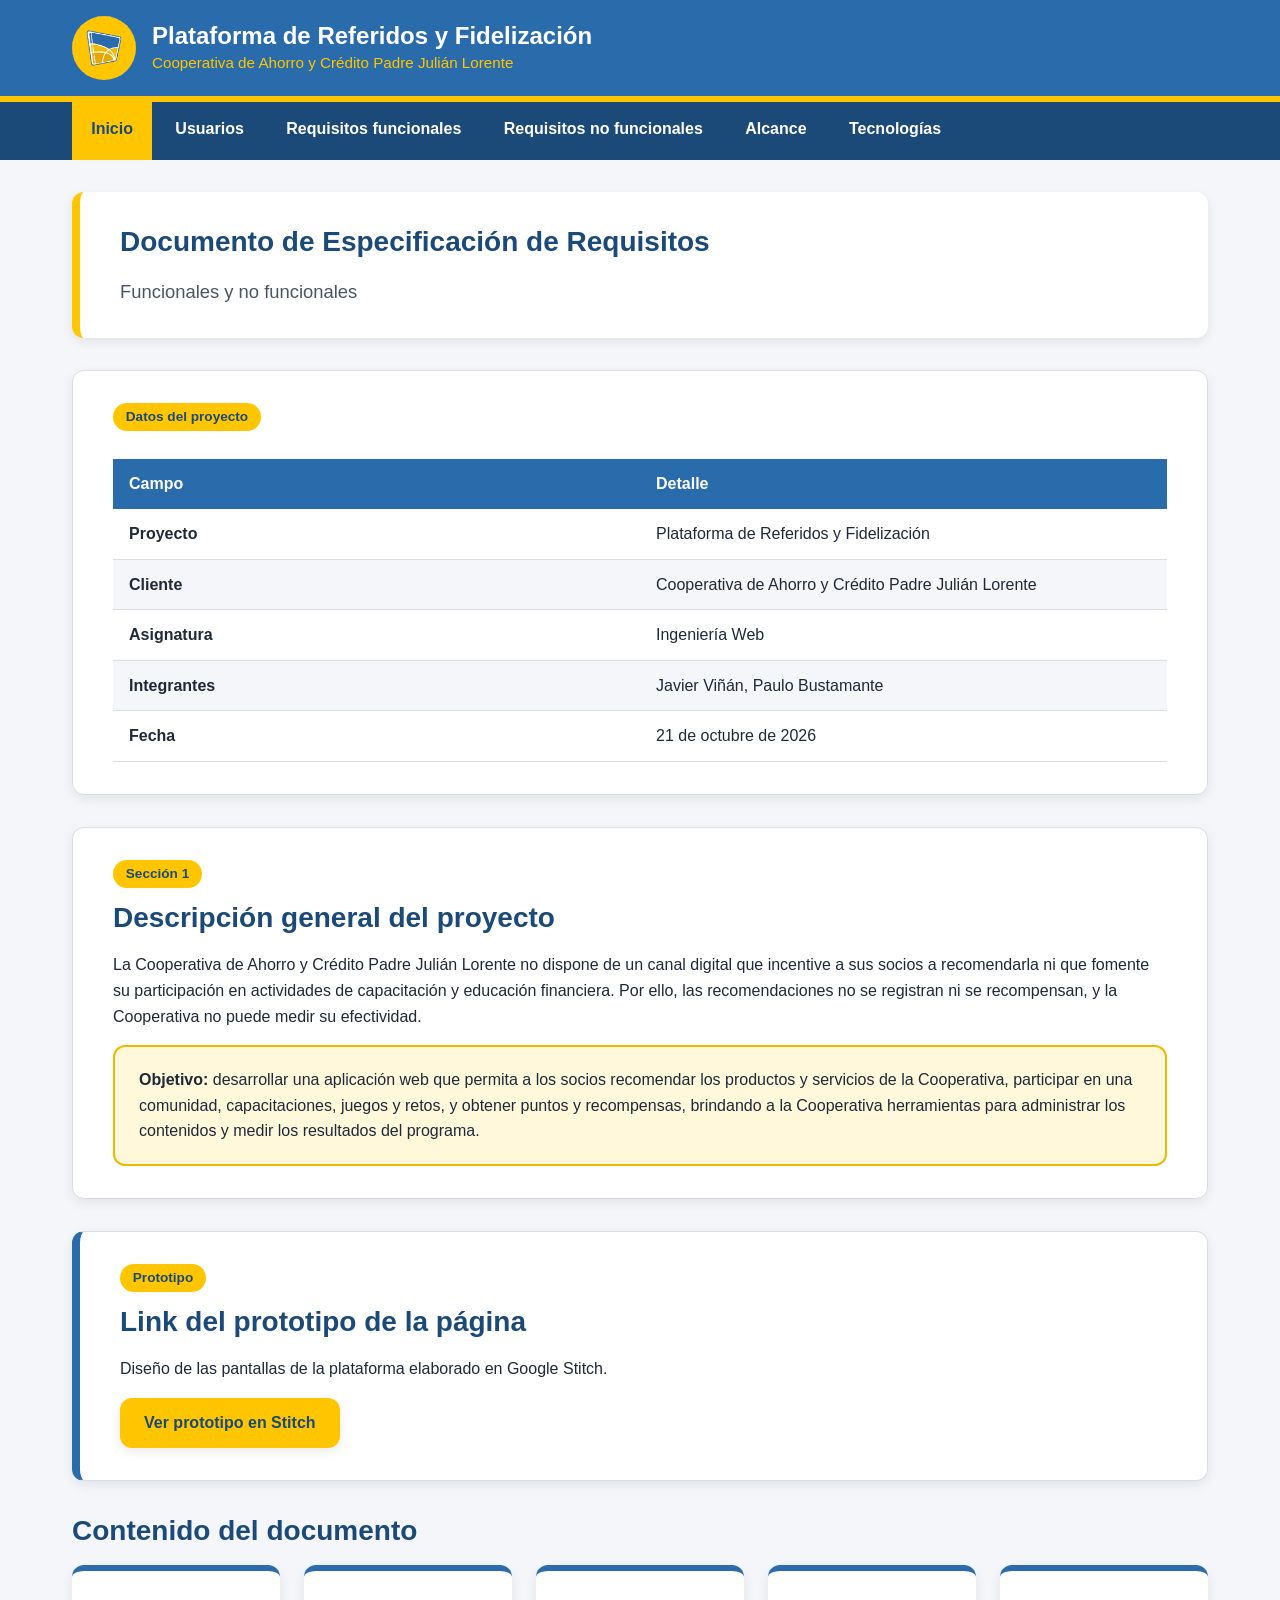
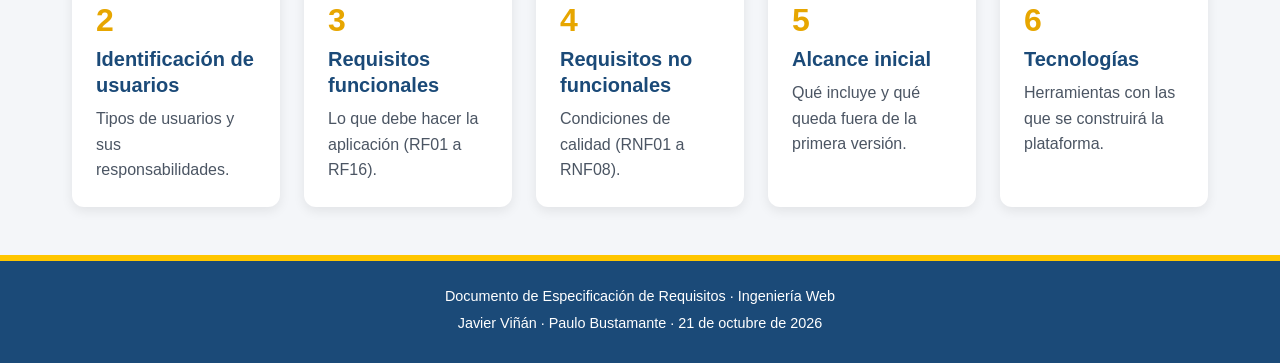
<file: index.html>
<!DOCTYPE html>
<html lang="es">
<head>
    <meta charset="UTF-8">
    <meta name="viewport" content="width=device-width, initial-scale=1.0">
    <title>Inicio | Plataforma de Referidos y Fidelización</title>
    <link rel="stylesheet" href="css/estilos.css">
</head>
<body>
    <header id="encabezado">
        <div class="encabezado-contenido">
            <img class="logo" src="img/logo.png" alt="Logo de la Cooperativa de Ahorro y Crédito Padre Julián Lorente">
            <div class="marca">
                <h1>Plataforma de Referidos y Fidelización</h1>
                <p>Cooperativa de Ahorro y Crédito Padre Julián Lorente</p>
            </div>
        </div>
    </header>

    <nav id="menu" aria-label="Menú principal">
        <ul>
            <li><a href="index.html" class="activo" aria-current="page">Inicio</a></li>
            <li><a href="secundarias/usuarios.html">Usuarios</a></li>
            <li><a href="secundarias/requisitos-funcionales.html">Requisitos funcionales</a></li>
            <li><a href="secundarias/requisitos-no-funcionales.html">Requisitos no funcionales</a></li>
            <li><a href="secundarias/alcance.html">Alcance</a></li>
            <li><a href="secundarias/tecnologias.html">Tecnologías</a></li>
        </ul>
    </nav>

    <main>
        <section class="banner">
            <h2>Documento de Especificación de Requisitos</h2>
            <p class="subtitulo">Funcionales y no funcionales</p>
        </section>

        <section class="tarjeta">
            <span class="etiqueta-seccion">Datos del proyecto</span>
            <table class="tabla-datos">
                <thead>
                    <tr>
                        <th>Campo</th>
                        <th>Detalle</th>
                    </tr>
                </thead>
                <tbody>
                    <tr><td><strong>Proyecto</strong></td><td>Plataforma de Referidos y Fidelización</td></tr>
                    <tr><td><strong>Cliente</strong></td><td>Cooperativa de Ahorro y Crédito Padre Julián Lorente</td></tr>
                    <tr><td><strong>Asignatura</strong></td><td>Ingeniería Web</td></tr>
                    <tr><td><strong>Integrantes</strong></td><td>Javier Viñán, Paulo Bustamante</td></tr>
                    <tr><td><strong>Fecha</strong></td><td>21 de octubre de 2026</td></tr>
                </tbody>
            </table>
        </section>

        <section class="tarjeta" id="descripcion">
            <span class="etiqueta-seccion">Sección 1</span>
            <h2>Descripción general del proyecto</h2>
            <p>La Cooperativa de Ahorro y Crédito Padre Julián Lorente no dispone de un canal digital que incentive a sus socios a recomendarla ni que fomente su participación en actividades de capacitación y educación financiera. Por ello, las recomendaciones no se registran ni se recompensan, y la Cooperativa no puede medir su efectividad.</p>
            <div class="destacado">
                <p><strong>Objetivo:</strong> desarrollar una aplicación web que permita a los socios recomendar los productos y servicios de la Cooperativa, participar en una comunidad, capacitaciones, juegos y retos, y obtener puntos y recompensas, brindando a la Cooperativa herramientas para administrar los contenidos y medir los resultados del programa.</p>
            </div>
        </section>

        <section class="tarjeta prototipo">
            <span class="etiqueta-seccion">Prototipo</span>
            <h2>Link del prototipo de la página</h2>
            <p>Diseño de las pantallas de la plataforma elaborado en Google Stitch.</p>
            <a class="boton" href="https://stitch.withgoogle.com/projects/10870397376221548602" target="_blank" rel="noopener noreferrer">Ver prototipo en Stitch</a>
        </section>

        <section>
            <h2>Contenido del documento</h2>
            <div class="accesos">
                <a class="acceso" href="secundarias/usuarios.html">
                    <span class="numero">2</span>
                    <h3>Identificación de usuarios</h3>
                    <p>Tipos de usuarios y sus responsabilidades.</p>
                </a>
                <a class="acceso" href="secundarias/requisitos-funcionales.html">
                    <span class="numero">3</span>
                    <h3>Requisitos funcionales</h3>
                    <p>Lo que debe hacer la aplicación (RF01 a RF16).</p>
                </a>
                <a class="acceso" href="secundarias/requisitos-no-funcionales.html">
                    <span class="numero">4</span>
                    <h3>Requisitos no funcionales</h3>
                    <p>Condiciones de calidad (RNF01 a RNF08).</p>
                </a>
                <a class="acceso" href="secundarias/alcance.html">
                    <span class="numero">5</span>
                    <h3>Alcance inicial</h3>
                    <p>Qué incluye y qué queda fuera de la primera versión.</p>
                </a>
                <a class="acceso" href="secundarias/tecnologias.html">
                    <span class="numero">6</span>
                    <h3>Tecnologías</h3>
                    <p>Herramientas con las que se construirá la plataforma.</p>
                </a>
            </div>
        </section>
    </main>

    <footer>
        <p>Documento de Especificación de Requisitos · Ingeniería Web</p>
        <p>Javier Viñán · Paulo Bustamante · 21 de octubre de 2026</p>
    </footer>
</body>
</html>
</file>
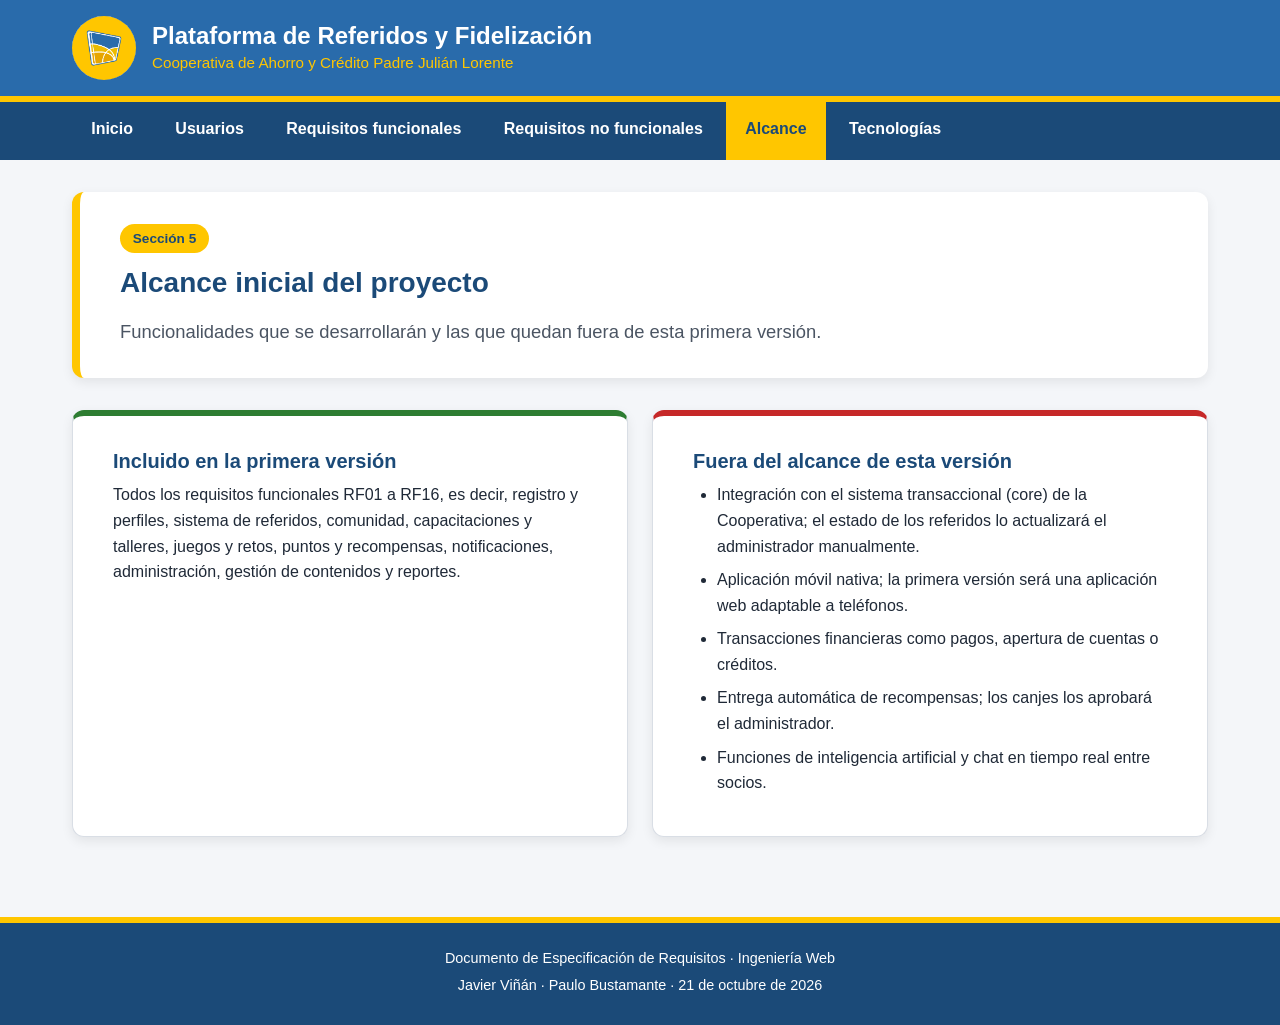
<file: secundarias/alcance.html>
<!DOCTYPE html>
<html lang="es">
<head>
    <meta charset="UTF-8">
    <meta name="viewport" content="width=device-width, initial-scale=1.0">
    <title>Alcance inicial | Plataforma de Referidos y Fidelización</title>
    <link rel="stylesheet" href="../css/estilos.css">
</head>
<body>
    <header id="encabezado">
        <div class="encabezado-contenido">
            <img class="logo" src="../img/logo.png" alt="Logo de la Cooperativa de Ahorro y Crédito Padre Julián Lorente">
            <div class="marca">
                <h1>Plataforma de Referidos y Fidelización</h1>
                <p>Cooperativa de Ahorro y Crédito Padre Julián Lorente</p>
            </div>
        </div>
    </header>

    <nav id="menu" aria-label="Menú principal">
        <ul>
            <li><a href="../index.html">Inicio</a></li>
            <li><a href="usuarios.html">Usuarios</a></li>
            <li><a href="requisitos-funcionales.html">Requisitos funcionales</a></li>
            <li><a href="requisitos-no-funcionales.html">Requisitos no funcionales</a></li>
            <li><a href="alcance.html" class="activo" aria-current="page">Alcance</a></li>
            <li><a href="tecnologias.html">Tecnologías</a></li>
        </ul>
    </nav>

    <main>
        <section class="banner">
            <span class="etiqueta-seccion">Sección 5</span>
            <h2>Alcance inicial del proyecto</h2>
            <p class="subtitulo">Funcionalidades que se desarrollarán y las que quedan fuera de esta primera versión.</p>
        </section>

        <section class="columnas">
            <article class="tarjeta columna incluido">
                <h3>Incluido en la primera versión</h3>
                <p>Todos los requisitos funcionales RF01 a RF16, es decir, registro y perfiles, sistema de referidos, comunidad, capacitaciones y talleres, juegos y retos, puntos y recompensas, notificaciones, administración, gestión de contenidos y reportes.</p>
            </article>

            <article class="tarjeta columna excluido">
                <h3>Fuera del alcance de esta versión</h3>
                <ul>
                    <li>Integración con el sistema transaccional (core) de la Cooperativa; el estado de los referidos lo actualizará el administrador manualmente.</li>
                    <li>Aplicación móvil nativa; la primera versión será una aplicación web adaptable a teléfonos.</li>
                    <li>Transacciones financieras como pagos, apertura de cuentas o créditos.</li>
                    <li>Entrega automática de recompensas; los canjes los aprobará el administrador.</li>
                    <li>Funciones de inteligencia artificial y chat en tiempo real entre socios.</li>
                </ul>
            </article>
        </section>
    </main>

    <footer>
        <p>Documento de Especificación de Requisitos · Ingeniería Web</p>
        <p>Javier Viñán · Paulo Bustamante · 21 de octubre de 2026</p>
    </footer>
</body>
</html>
</file>
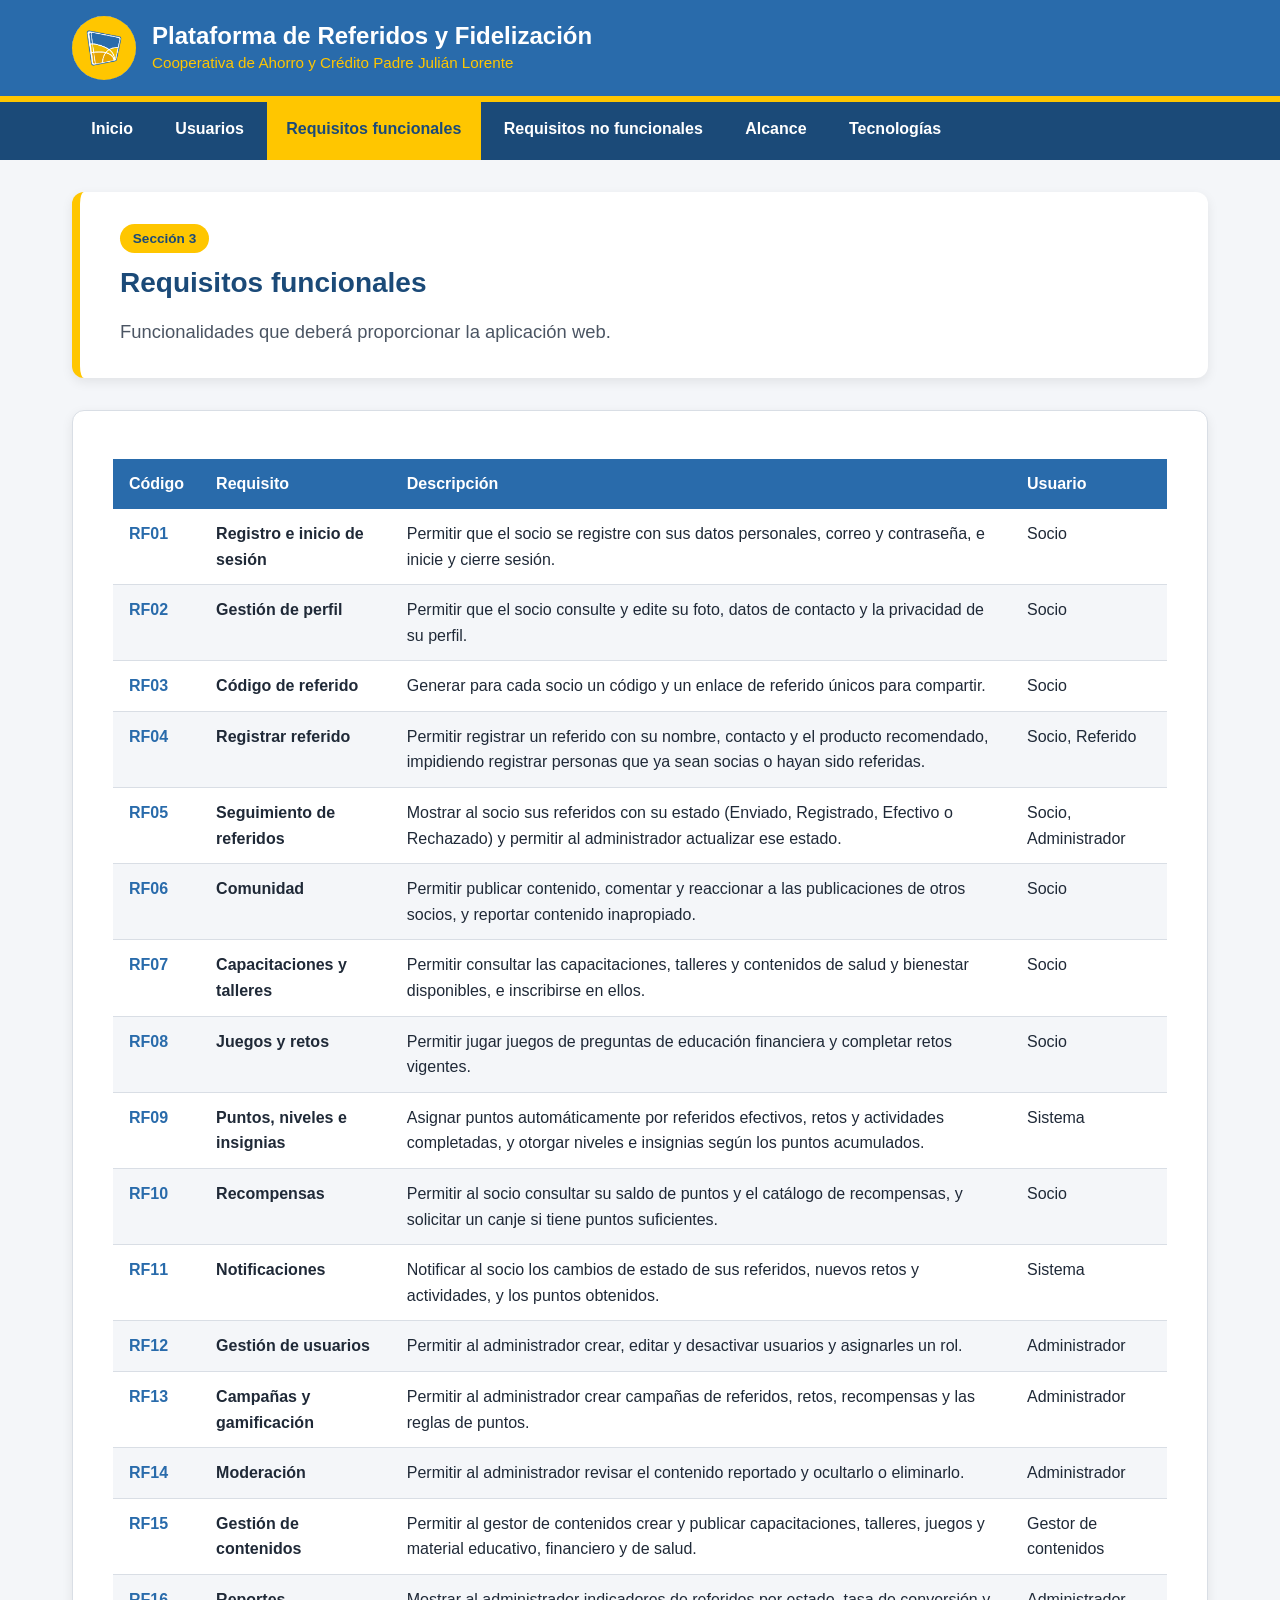
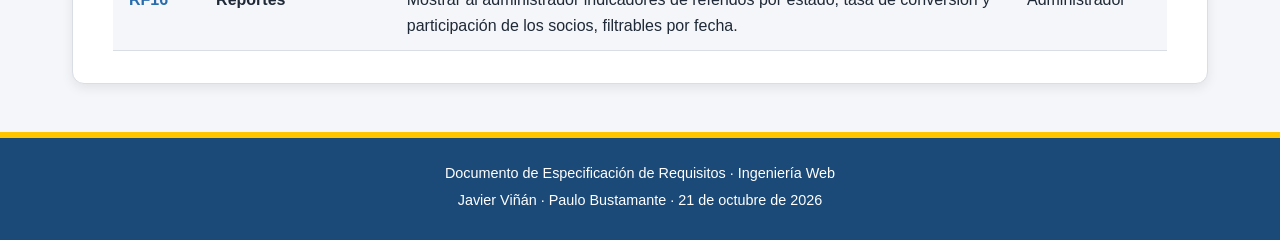
<file: secundarias/requisitos-funcionales.html>
<!DOCTYPE html>
<html lang="es">
<head>
    <meta charset="UTF-8">
    <meta name="viewport" content="width=device-width, initial-scale=1.0">
    <title>Requisitos funcionales | Plataforma de Referidos y Fidelización</title>
    <link rel="stylesheet" href="../css/estilos.css">
</head>
<body>
    <header id="encabezado">
        <div class="encabezado-contenido">
            <img class="logo" src="../img/logo.png" alt="Logo de la Cooperativa de Ahorro y Crédito Padre Julián Lorente">
            <div class="marca">
                <h1>Plataforma de Referidos y Fidelización</h1>
                <p>Cooperativa de Ahorro y Crédito Padre Julián Lorente</p>
            </div>
        </div>
    </header>

    <nav id="menu" aria-label="Menú principal">
        <ul>
            <li><a href="../index.html">Inicio</a></li>
            <li><a href="usuarios.html">Usuarios</a></li>
            <li><a href="requisitos-funcionales.html" class="activo" aria-current="page">Requisitos funcionales</a></li>
            <li><a href="requisitos-no-funcionales.html">Requisitos no funcionales</a></li>
            <li><a href="alcance.html">Alcance</a></li>
            <li><a href="tecnologias.html">Tecnologías</a></li>
        </ul>
    </nav>

    <main>
        <section class="banner">
            <span class="etiqueta-seccion">Sección 3</span>
            <h2>Requisitos funcionales</h2>
            <p class="subtitulo">Funcionalidades que deberá proporcionar la aplicación web.</p>
        </section>

        <section class="tarjeta">
            <table>
                <thead>
                    <tr>
                        <th>Código</th>
                        <th>Requisito</th>
                        <th>Descripción</th>
                        <th>Usuario</th>
                    </tr>
                </thead>
                <tbody>
                    <tr><td class="codigo">RF01</td><td><strong>Registro e inicio de sesión</strong></td><td>Permitir que el socio se registre con sus datos personales, correo y contraseña, e inicie y cierre sesión.</td><td>Socio</td></tr>
                    <tr><td class="codigo">RF02</td><td><strong>Gestión de perfil</strong></td><td>Permitir que el socio consulte y edite su foto, datos de contacto y la privacidad de su perfil.</td><td>Socio</td></tr>
                    <tr><td class="codigo">RF03</td><td><strong>Código de referido</strong></td><td>Generar para cada socio un código y un enlace de referido únicos para compartir.</td><td>Socio</td></tr>
                    <tr><td class="codigo">RF04</td><td><strong>Registrar referido</strong></td><td>Permitir registrar un referido con su nombre, contacto y el producto recomendado, impidiendo registrar personas que ya sean socias o hayan sido referidas.</td><td>Socio, Referido</td></tr>
                    <tr><td class="codigo">RF05</td><td><strong>Seguimiento de referidos</strong></td><td>Mostrar al socio sus referidos con su estado (Enviado, Registrado, Efectivo o Rechazado) y permitir al administrador actualizar ese estado.</td><td>Socio, Administrador</td></tr>
                    <tr><td class="codigo">RF06</td><td><strong>Comunidad</strong></td><td>Permitir publicar contenido, comentar y reaccionar a las publicaciones de otros socios, y reportar contenido inapropiado.</td><td>Socio</td></tr>
                    <tr><td class="codigo">RF07</td><td><strong>Capacitaciones y talleres</strong></td><td>Permitir consultar las capacitaciones, talleres y contenidos de salud y bienestar disponibles, e inscribirse en ellos.</td><td>Socio</td></tr>
                    <tr><td class="codigo">RF08</td><td><strong>Juegos y retos</strong></td><td>Permitir jugar juegos de preguntas de educación financiera y completar retos vigentes.</td><td>Socio</td></tr>
                    <tr><td class="codigo">RF09</td><td><strong>Puntos, niveles e insignias</strong></td><td>Asignar puntos automáticamente por referidos efectivos, retos y actividades completadas, y otorgar niveles e insignias según los puntos acumulados.</td><td>Sistema</td></tr>
                    <tr><td class="codigo">RF10</td><td><strong>Recompensas</strong></td><td>Permitir al socio consultar su saldo de puntos y el catálogo de recompensas, y solicitar un canje si tiene puntos suficientes.</td><td>Socio</td></tr>
                    <tr><td class="codigo">RF11</td><td><strong>Notificaciones</strong></td><td>Notificar al socio los cambios de estado de sus referidos, nuevos retos y actividades, y los puntos obtenidos.</td><td>Sistema</td></tr>
                    <tr><td class="codigo">RF12</td><td><strong>Gestión de usuarios</strong></td><td>Permitir al administrador crear, editar y desactivar usuarios y asignarles un rol.</td><td>Administrador</td></tr>
                    <tr><td class="codigo">RF13</td><td><strong>Campañas y gamificación</strong></td><td>Permitir al administrador crear campañas de referidos, retos, recompensas y las reglas de puntos.</td><td>Administrador</td></tr>
                    <tr><td class="codigo">RF14</td><td><strong>Moderación</strong></td><td>Permitir al administrador revisar el contenido reportado y ocultarlo o eliminarlo.</td><td>Administrador</td></tr>
                    <tr><td class="codigo">RF15</td><td><strong>Gestión de contenidos</strong></td><td>Permitir al gestor de contenidos crear y publicar capacitaciones, talleres, juegos y material educativo, financiero y de salud.</td><td>Gestor de contenidos</td></tr>
                    <tr><td class="codigo">RF16</td><td><strong>Reportes</strong></td><td>Mostrar al administrador indicadores de referidos por estado, tasa de conversión y participación de los socios, filtrables por fecha.</td><td>Administrador</td></tr>
                </tbody>
            </table>
        </section>
    </main>

    <footer>
        <p>Documento de Especificación de Requisitos · Ingeniería Web</p>
        <p>Javier Viñán · Paulo Bustamante · 21 de octubre de 2026</p>
    </footer>
</body>
</html>
</file>
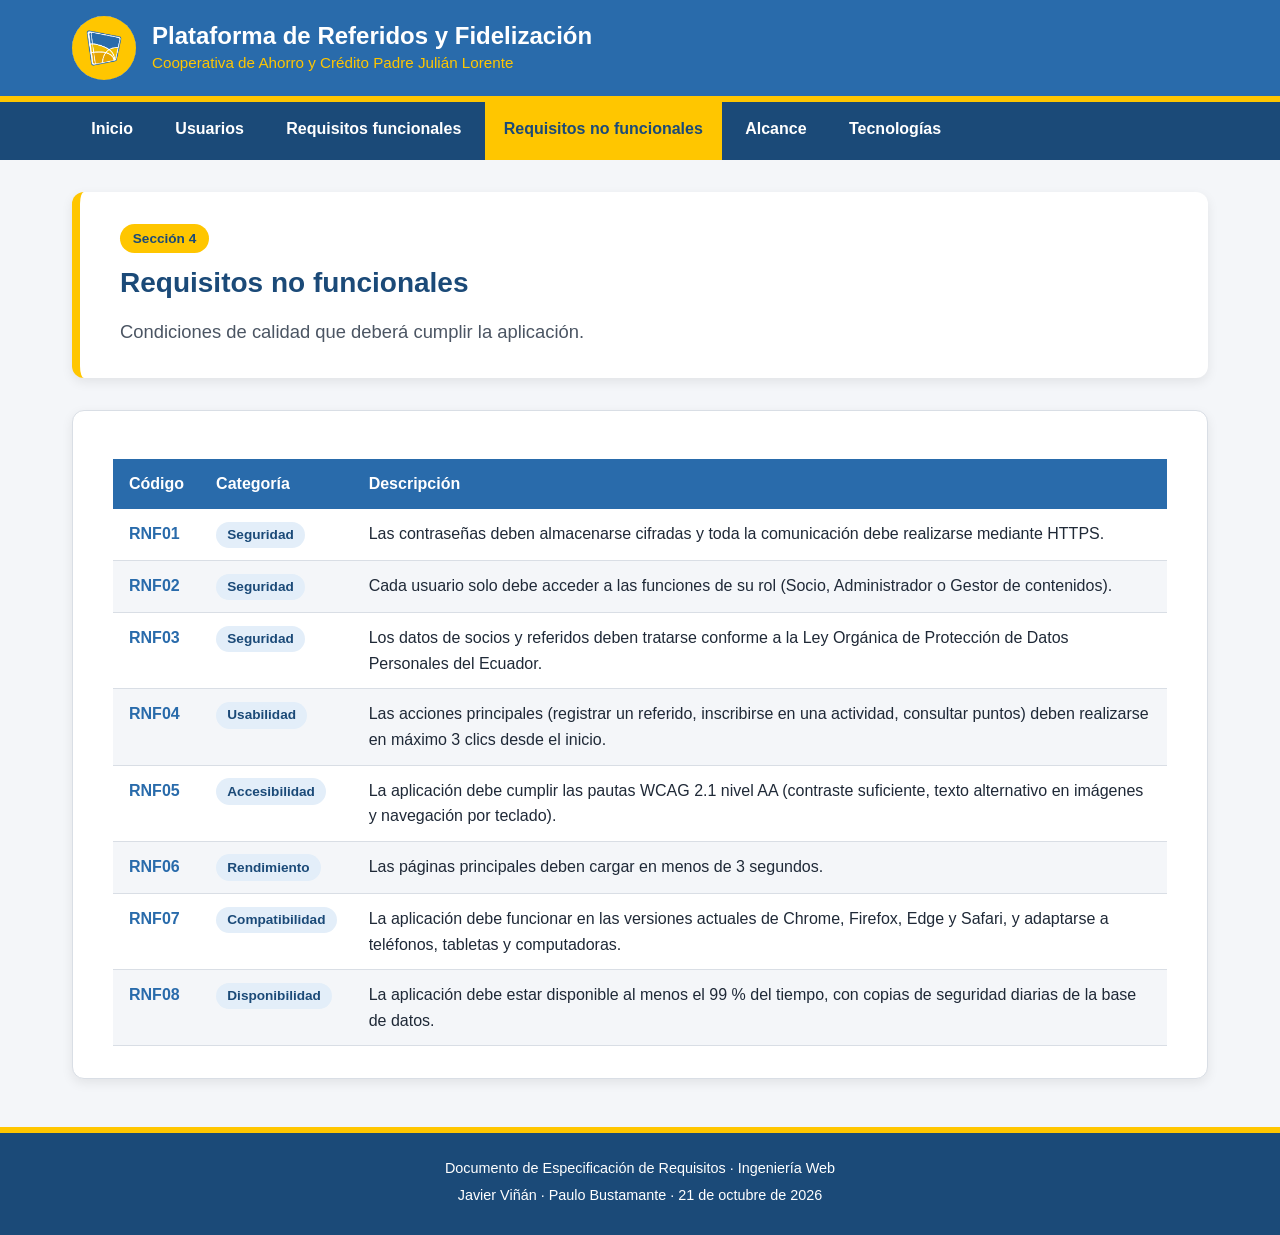
<file: secundarias/requisitos-no-funcionales.html>
<!DOCTYPE html>
<html lang="es">
<head>
    <meta charset="UTF-8">
    <meta name="viewport" content="width=device-width, initial-scale=1.0">
    <title>Requisitos no funcionales | Plataforma de Referidos y Fidelización</title>
    <link rel="stylesheet" href="../css/estilos.css">
</head>
<body>
    <header id="encabezado">
        <div class="encabezado-contenido">
            <img class="logo" src="../img/logo.png" alt="Logo de la Cooperativa de Ahorro y Crédito Padre Julián Lorente">
            <div class="marca">
                <h1>Plataforma de Referidos y Fidelización</h1>
                <p>Cooperativa de Ahorro y Crédito Padre Julián Lorente</p>
            </div>
        </div>
    </header>

    <nav id="menu" aria-label="Menú principal">
        <ul>
            <li><a href="../index.html">Inicio</a></li>
            <li><a href="usuarios.html">Usuarios</a></li>
            <li><a href="requisitos-funcionales.html">Requisitos funcionales</a></li>
            <li><a href="requisitos-no-funcionales.html" class="activo" aria-current="page">Requisitos no funcionales</a></li>
            <li><a href="alcance.html">Alcance</a></li>
            <li><a href="tecnologias.html">Tecnologías</a></li>
        </ul>
    </nav>

    <main>
        <section class="banner">
            <span class="etiqueta-seccion">Sección 4</span>
            <h2>Requisitos no funcionales</h2>
            <p class="subtitulo">Condiciones de calidad que deberá cumplir la aplicación.</p>
        </section>

        <section class="tarjeta">
            <table>
                <thead>
                    <tr>
                        <th>Código</th>
                        <th>Categoría</th>
                        <th>Descripción</th>
                    </tr>
                </thead>
                <tbody>
                    <tr><td class="codigo">RNF01</td><td><span class="categoria">Seguridad</span></td><td>Las contraseñas deben almacenarse cifradas y toda la comunicación debe realizarse mediante HTTPS.</td></tr>
                    <tr><td class="codigo">RNF02</td><td><span class="categoria">Seguridad</span></td><td>Cada usuario solo debe acceder a las funciones de su rol (Socio, Administrador o Gestor de contenidos).</td></tr>
                    <tr><td class="codigo">RNF03</td><td><span class="categoria">Seguridad</span></td><td>Los datos de socios y referidos deben tratarse conforme a la Ley Orgánica de Protección de Datos Personales del Ecuador.</td></tr>
                    <tr><td class="codigo">RNF04</td><td><span class="categoria">Usabilidad</span></td><td>Las acciones principales (registrar un referido, inscribirse en una actividad, consultar puntos) deben realizarse en máximo 3 clics desde el inicio.</td></tr>
                    <tr><td class="codigo">RNF05</td><td><span class="categoria">Accesibilidad</span></td><td>La aplicación debe cumplir las pautas WCAG 2.1 nivel AA (contraste suficiente, texto alternativo en imágenes y navegación por teclado).</td></tr>
                    <tr><td class="codigo">RNF06</td><td><span class="categoria">Rendimiento</span></td><td>Las páginas principales deben cargar en menos de 3 segundos.</td></tr>
                    <tr><td class="codigo">RNF07</td><td><span class="categoria">Compatibilidad</span></td><td>La aplicación debe funcionar en las versiones actuales de Chrome, Firefox, Edge y Safari, y adaptarse a teléfonos, tabletas y computadoras.</td></tr>
                    <tr><td class="codigo">RNF08</td><td><span class="categoria">Disponibilidad</span></td><td>La aplicación debe estar disponible al menos el 99 % del tiempo, con copias de seguridad diarias de la base de datos.</td></tr>
                </tbody>
            </table>
        </section>
    </main>

    <footer>
        <p>Documento de Especificación de Requisitos · Ingeniería Web</p>
        <p>Javier Viñán · Paulo Bustamante · 21 de octubre de 2026</p>
    </footer>
</body>
</html>
</file>
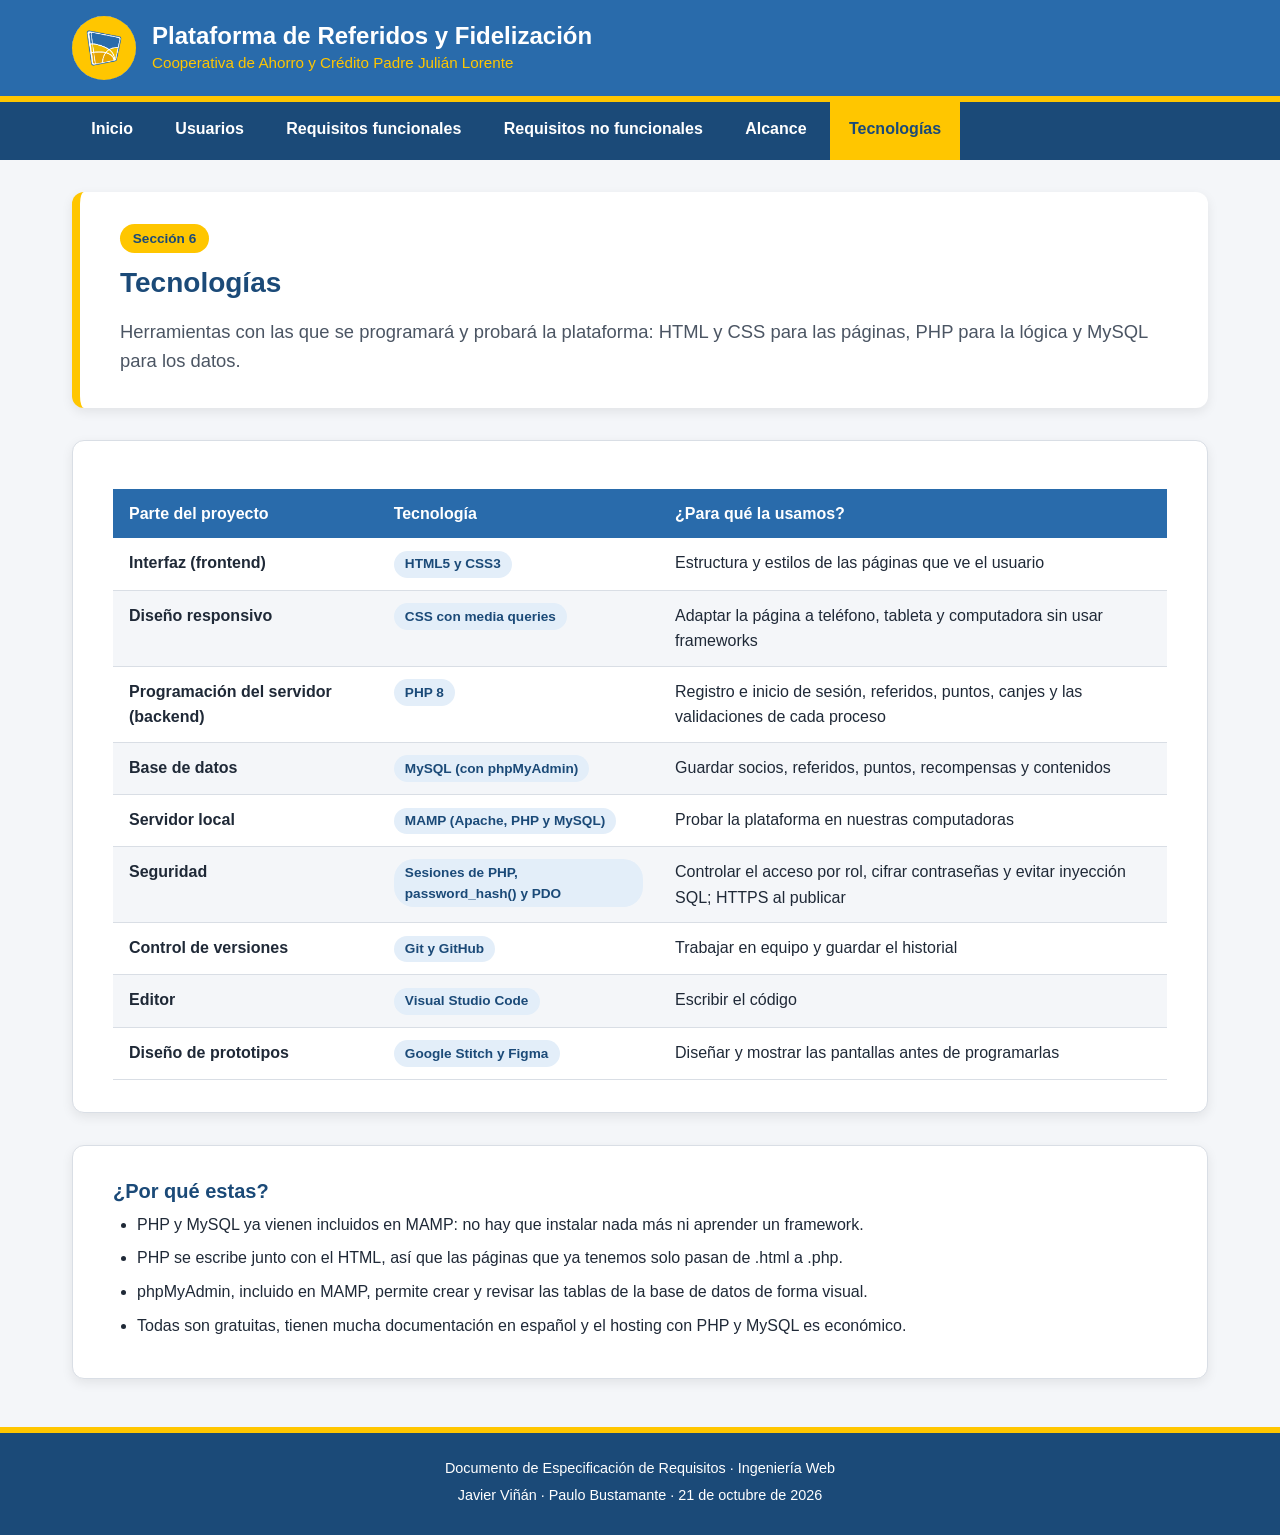
<file: secundarias/tecnologias.html>
<!DOCTYPE html>
<html lang="es">
<head>
    <meta charset="UTF-8">
    <meta name="viewport" content="width=device-width, initial-scale=1.0">
    <title>Tecnologías | Plataforma de Referidos y Fidelización</title>
    <link rel="stylesheet" href="../css/estilos.css">
</head>
<body>
    <header id="encabezado">
        <div class="encabezado-contenido">
            <img class="logo" src="../img/logo.png" alt="Logo de la Cooperativa de Ahorro y Crédito Padre Julián Lorente">
            <div class="marca">
                <h1>Plataforma de Referidos y Fidelización</h1>
                <p>Cooperativa de Ahorro y Crédito Padre Julián Lorente</p>
            </div>
        </div>
    </header>

    <nav id="menu" aria-label="Menú principal">
        <ul>
            <li><a href="../index.html">Inicio</a></li>
            <li><a href="usuarios.html">Usuarios</a></li>
            <li><a href="requisitos-funcionales.html">Requisitos funcionales</a></li>
            <li><a href="requisitos-no-funcionales.html">Requisitos no funcionales</a></li>
            <li><a href="alcance.html">Alcance</a></li>
            <li><a href="tecnologias.html" class="activo" aria-current="page">Tecnologías</a></li>
        </ul>
    </nav>

    <main>
        <section class="banner">
            <span class="etiqueta-seccion">Sección 6</span>
            <h2>Tecnologías</h2>
            <p class="subtitulo">Herramientas con las que se programará y probará la plataforma: HTML y CSS para las páginas, PHP para la lógica y MySQL para los datos.</p>
        </section>

        <section class="tarjeta">
            <table>
                <thead>
                    <tr>
                        <th>Parte del proyecto</th>
                        <th>Tecnología</th>
                        <th>¿Para qué la usamos?</th>
                    </tr>
                </thead>
                <tbody>
                    <tr><td><strong>Interfaz (frontend)</strong></td><td><span class="categoria">HTML5 y CSS3</span></td><td>Estructura y estilos de las páginas que ve el usuario</td></tr>
                    <tr><td><strong>Diseño responsivo</strong></td><td><span class="categoria">CSS con media queries</span></td><td>Adaptar la página a teléfono, tableta y computadora sin usar frameworks</td></tr>
                    <tr><td><strong>Programación del servidor (backend)</strong></td><td><span class="categoria">PHP 8</span></td><td>Registro e inicio de sesión, referidos, puntos, canjes y las validaciones de cada proceso</td></tr>
                    <tr><td><strong>Base de datos</strong></td><td><span class="categoria">MySQL (con phpMyAdmin)</span></td><td>Guardar socios, referidos, puntos, recompensas y contenidos</td></tr>
                    <tr><td><strong>Servidor local</strong></td><td><span class="categoria">MAMP (Apache, PHP y MySQL)</span></td><td>Probar la plataforma en nuestras computadoras</td></tr>
                    <tr><td><strong>Seguridad</strong></td><td><span class="categoria">Sesiones de PHP, password_hash() y PDO</span></td><td>Controlar el acceso por rol, cifrar contraseñas y evitar inyección SQL; HTTPS al publicar</td></tr>
                    <tr><td><strong>Control de versiones</strong></td><td><span class="categoria">Git y GitHub</span></td><td>Trabajar en equipo y guardar el historial</td></tr>
                    <tr><td><strong>Editor</strong></td><td><span class="categoria">Visual Studio Code</span></td><td>Escribir el código</td></tr>
                    <tr><td><strong>Diseño de prototipos</strong></td><td><span class="categoria">Google Stitch y Figma</span></td><td>Diseñar y mostrar las pantallas antes de programarlas</td></tr>
                </tbody>
            </table>
        </section>

        <section class="tarjeta">
            <h3>¿Por qué estas?</h3>
            <ul>
                <li>PHP y MySQL ya vienen incluidos en MAMP: no hay que instalar nada más ni aprender un framework.</li>
                <li>PHP se escribe junto con el HTML, así que las páginas que ya tenemos solo pasan de .html a .php.</li>
                <li>phpMyAdmin, incluido en MAMP, permite crear y revisar las tablas de la base de datos de forma visual.</li>
                <li>Todas son gratuitas, tienen mucha documentación en español y el hosting con PHP y MySQL es económico.</li>
            </ul>
        </section>
    </main>

    <footer>
        <p>Documento de Especificación de Requisitos · Ingeniería Web</p>
        <p>Javier Viñán · Paulo Bustamante · 21 de octubre de 2026</p>
    </footer>
</body>
</html>
</file>
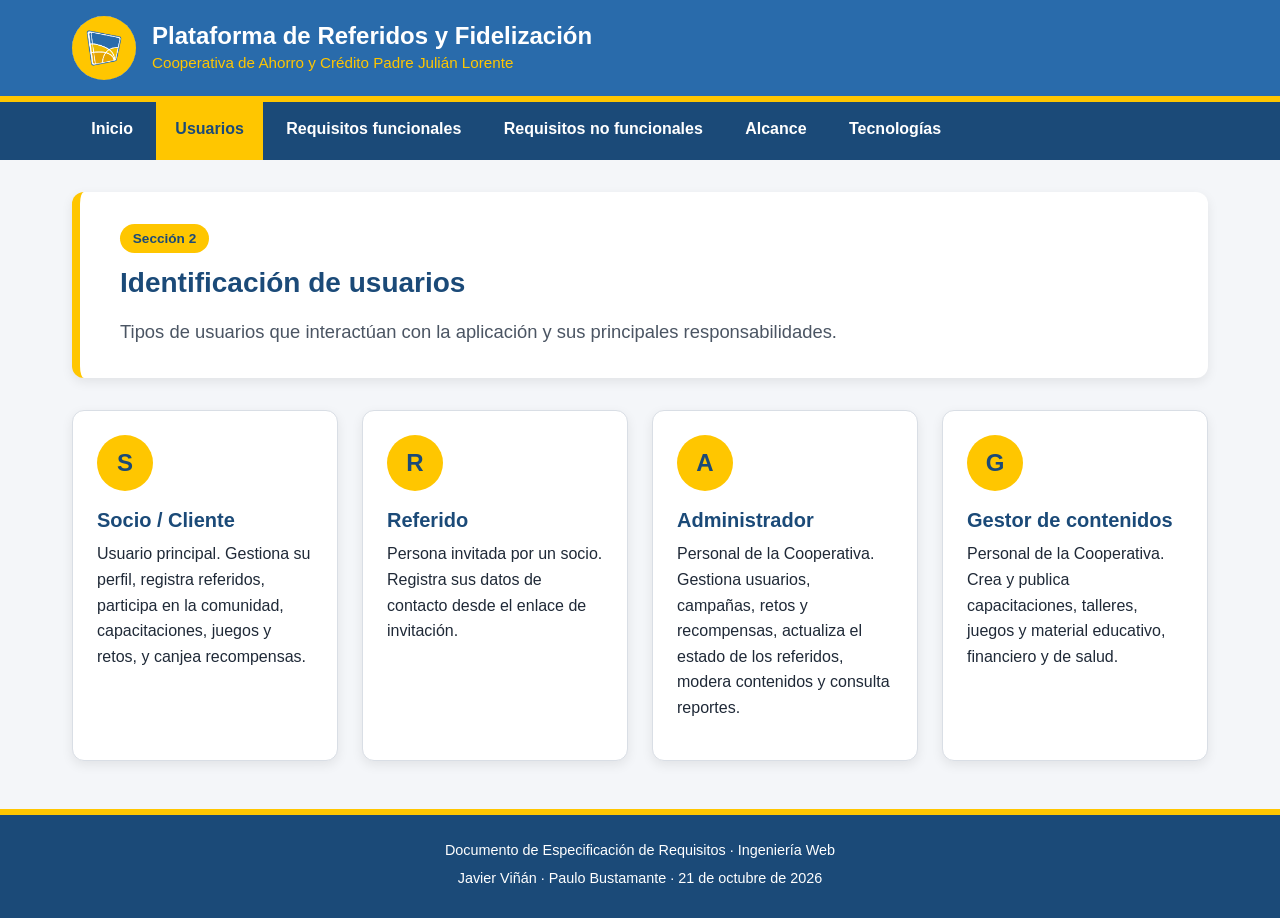
<file: secundarias/usuarios.html>
<!DOCTYPE html>
<html lang="es">
<head>
    <meta charset="UTF-8">
    <meta name="viewport" content="width=device-width, initial-scale=1.0">
    <title>Identificación de usuarios | Plataforma de Referidos y Fidelización</title>
    <link rel="stylesheet" href="../css/estilos.css">
</head>
<body>
    <header id="encabezado">
        <div class="encabezado-contenido">
            <img class="logo" src="../img/logo.png" alt="Logo de la Cooperativa de Ahorro y Crédito Padre Julián Lorente">
            <div class="marca">
                <h1>Plataforma de Referidos y Fidelización</h1>
                <p>Cooperativa de Ahorro y Crédito Padre Julián Lorente</p>
            </div>
        </div>
    </header>

    <nav id="menu" aria-label="Menú principal">
        <ul>
            <li><a href="../index.html">Inicio</a></li>
            <li><a href="usuarios.html" class="activo" aria-current="page">Usuarios</a></li>
            <li><a href="requisitos-funcionales.html">Requisitos funcionales</a></li>
            <li><a href="requisitos-no-funcionales.html">Requisitos no funcionales</a></li>
            <li><a href="alcance.html">Alcance</a></li>
            <li><a href="tecnologias.html">Tecnologías</a></li>
        </ul>
    </nav>

    <main>
        <section class="banner">
            <span class="etiqueta-seccion">Sección 2</span>
            <h2>Identificación de usuarios</h2>
            <p class="subtitulo">Tipos de usuarios que interactúan con la aplicación y sus principales responsabilidades.</p>
        </section>

        <section>
            <div class="usuarios">
                <article class="usuario">
                    <div class="icono" aria-hidden="true">S</div>
                    <h3>Socio / Cliente</h3>
                    <p>Usuario principal. Gestiona su perfil, registra referidos, participa en la comunidad, capacitaciones, juegos y retos, y canjea recompensas.</p>
                </article>
                <article class="usuario">
                    <div class="icono" aria-hidden="true">R</div>
                    <h3>Referido</h3>
                    <p>Persona invitada por un socio. Registra sus datos de contacto desde el enlace de invitación.</p>
                </article>
                <article class="usuario">
                    <div class="icono" aria-hidden="true">A</div>
                    <h3>Administrador</h3>
                    <p>Personal de la Cooperativa. Gestiona usuarios, campañas, retos y recompensas, actualiza el estado de los referidos, modera contenidos y consulta reportes.</p>
                </article>
                <article class="usuario">
                    <div class="icono" aria-hidden="true">G</div>
                    <h3>Gestor de contenidos</h3>
                    <p>Personal de la Cooperativa. Crea y publica capacitaciones, talleres, juegos y material educativo, financiero y de salud.</p>
                </article>
            </div>
        </section>
    </main>

    <footer>
        <p>Documento de Especificación de Requisitos · Ingeniería Web</p>
        <p>Javier Viñán · Paulo Bustamante · 21 de octubre de 2026</p>
    </footer>
</body>
</html>
</file>
<file: css/estilos.css>
/* =========================================================
   Hoja de estilos externa - Plataforma de Referidos y Fidelización
   Cooperativa de Ahorro y Crédito Padre Julián Lorente
   Se usa en TODAS las páginas para mantener un diseño uniforme.
   ========================================================= */

/* ---------- 1. Variables CSS (colores tomados del logo) ---------- */
:root {
  --azul: #296bab;          /* azul institucional */
  --azul-oscuro: #1b4a78;   /* para textos y fondos oscuros */
  --amarillo: #ffc600;      /* amarillo principal */
  --dorado: #ecbb00;        /* amarillo dorado */
  --ambar: #e7a600;         /* ámbar */
  --blanco: #ffffff;
  --gris-fondo: #f4f6f9;
  --gris-borde: #d9dee5;
  --texto: #1f2937;
  --texto-suave: #4b5563;

  --radio: 12px;
  --sombra: 0 4px 12px rgba(0, 0, 0, 0.08);
  --ancho-max: 1200px;
}

/* ---------- 2. Reinicio y modelo de caja ---------- */
* {
  margin: 0;
  padding: 0;
  box-sizing: border-box;   /* el ancho incluye padding y border */
}

/* ---------- 3. Selectores por etiqueta ---------- */
html {
  font-size: 100%;          /* 1rem = 16px */
}

body {
  font-family: "Segoe UI", Arial, Helvetica, sans-serif;
  font-size: 1rem;
  line-height: 1.6;
  color: var(--texto);
  background-color: var(--gris-fondo);
}

h1, h2, h3 {
  color: var(--azul-oscuro);
  line-height: 1.3;
}

h1 { font-size: 2.25rem; }
h2 { font-size: 1.75rem; margin-bottom: 1rem; }
h3 { font-size: 1.25rem; margin-bottom: 0.5rem; }

p {
  margin-bottom: 1rem;
}

a {
  color: var(--azul);
}

ul {
  padding-left: 1.5rem;
}

li {
  margin-bottom: 0.5rem;
}

/* ---------- 4. Encabezado (selector por ID) ---------- */
#encabezado {
  background-color: var(--azul);
  border-bottom: 6px solid var(--amarillo);
}

.encabezado-contenido {
  max-width: var(--ancho-max);
  margin: 0 auto;
  padding: 1rem 2rem;
  display: flex;
  align-items: center;
  gap: 1rem;
}

.logo {
  width: 64px;
  height: 64px;
  border-radius: 50%;       /* recorta las esquinas blancas del logo */
}

.marca h1 {
  color: var(--blanco);
  font-size: 1.5rem;
}

.marca p {
  color: var(--amarillo);
  font-size: 0.95rem;
  margin-bottom: 0;
}

/* ---------- 5. Menú de navegación ---------- */
#menu {
  background-color: var(--azul-oscuro);
}

#menu ul {
  max-width: var(--ancho-max);
  margin: 0 auto;
  padding: 0 2rem;
  list-style: none;
  display: flex;
  gap: 0.25rem;
}

#menu li {
  margin-bottom: 0;
}

#menu a {
  display: block;
  padding: 0.9rem 1.2rem;
  color: var(--blanco);
  text-decoration: none;
  font-weight: 600;
  border-bottom: 4px solid transparent;
}

#menu a:hover,
#menu a:focus {
  background-color: var(--azul);
  border-bottom-color: var(--dorado);
}

/* Página actual: texto oscuro sobre amarillo (buen contraste) */
#menu a.activo {
  background-color: var(--amarillo);
  color: var(--azul-oscuro);
}

/* ---------- 6. Contenido principal ---------- */
main {
  max-width: var(--ancho-max);
  margin: 2rem auto;
  padding: 0 2rem;
}

/* Banner de la página */
.banner {
  background-color: var(--blanco);
  border-left: 8px solid var(--amarillo);
  border-radius: var(--radio);
  box-shadow: var(--sombra);
  padding: 2rem 2.5rem;
  margin-bottom: 2rem;
}

.banner .subtitulo {
  font-size: 1.15rem;
  color: var(--texto-suave);
  margin-bottom: 0;
}

/* Tarjetas de sección (selector por clase) */
.tarjeta {
  background-color: var(--blanco);
  border: 1px solid var(--gris-borde);
  border-radius: var(--radio);
  box-shadow: var(--sombra);
  padding: 2rem 2.5rem;
  margin-bottom: 2rem;
}

.etiqueta-seccion {
  display: inline-block;
  background-color: var(--amarillo);
  color: var(--azul-oscuro);
  font-weight: 700;
  font-size: 0.85rem;
  padding: 0.2rem 0.8rem;
  border-radius: 20px;
  margin-bottom: 0.75rem;
}

/* Recuadro destacado (objetivo) */
.destacado {
  background-color: #fff8db;
  border: 2px solid var(--dorado);
  border-radius: var(--radio);
  padding: 1.25rem 1.5rem;
}

.destacado p {
  margin-bottom: 0;
}

/* ---------- 7. Tablas ---------- */
table {
  width: 100%;
  border-collapse: collapse;
  margin-top: 1rem;
}

th {
  background-color: var(--azul);
  color: var(--blanco);
  text-align: left;
  padding: 0.75rem 1rem;
}

td {
  padding: 0.75rem 1rem;
  border-bottom: 1px solid var(--gris-borde);
  vertical-align: top;
}

tbody tr:nth-child(even) {
  background-color: var(--gris-fondo);
}

tbody tr:hover {
  background-color: #fff3c4;
}

.codigo {
  font-weight: 700;
  color: var(--azul);
  white-space: nowrap;
}

.tabla-datos th {
  width: 25%;
}

/* ---------- 8. Cuadrícula de accesos (página de inicio) ---------- */
.accesos {
  display: flex;
  gap: 1.5rem;
}

.acceso {
  flex: 1;
  background-color: var(--blanco);
  border-top: 6px solid var(--azul);
  border-radius: var(--radio);
  box-shadow: var(--sombra);
  padding: 1.5rem;
  text-decoration: none;
  color: var(--texto);
}

.acceso:hover,
.acceso:focus {
  border-top-color: var(--amarillo);
  transform: translateY(-4px);
  box-shadow: 0 8px 20px rgba(0, 0, 0, 0.12);
}

.acceso .numero {
  font-size: 2rem;
  font-weight: 700;
  color: var(--ambar);
}

.acceso p {
  margin-bottom: 0;
  color: var(--texto-suave);
}

/* ---------- 9. Usuarios ---------- */
.usuarios {
  display: flex;
  gap: 1.5rem;
}

.usuario {
  flex: 1;
  background-color: var(--blanco);
  border: 1px solid var(--gris-borde);
  border-radius: var(--radio);
  box-shadow: var(--sombra);
  padding: 1.5rem;
}

.usuario .icono {
  width: 56px;
  height: 56px;
  border-radius: 50%;
  background-color: var(--amarillo);
  color: var(--azul-oscuro);
  font-size: 1.5rem;
  font-weight: 700;
  display: flex;
  align-items: center;
  justify-content: center;
  margin-bottom: 1rem;
}

/* ---------- 10. Etiquetas de categoría ---------- */
.categoria {
  display: inline-block;
  padding: 0.15rem 0.7rem;
  border-radius: 20px;
  font-size: 0.85rem;
  font-weight: 600;
  background-color: #e3eef9;
  color: var(--azul-oscuro);
}

/* ---------- 11. Alcance (dos columnas) ---------- */
.columnas {
  display: flex;
  gap: 1.5rem;
}

.columna {
  flex: 1;
}

.incluido {
  border-top: 6px solid #2e7d32;
}

.excluido {
  border-top: 6px solid #c62828;
}

/* ---------- 12. Pie de página ---------- */
footer {
  background-color: var(--azul-oscuro);
  color: var(--blanco);
  text-align: center;
  padding: 1.5rem 2rem;
  margin-top: 3rem;
  border-top: 6px solid var(--amarillo);
}

footer p {
  margin-bottom: 0.25rem;
  font-size: 0.9rem;
}

/* ---------- 13. Prototipo y botón ---------- */
.prototipo {
  border-left: 8px solid var(--azul);
}

.boton {
  display: inline-block;
  background-color: var(--amarillo);
  color: var(--azul-oscuro);
  font-weight: 700;
  text-decoration: none;
  padding: 0.75rem 1.5rem;
  border-radius: var(--radio);
  box-shadow: var(--sombra);
}

.boton:hover,
.boton:focus {
  background-color: var(--dorado);
}
</file>
